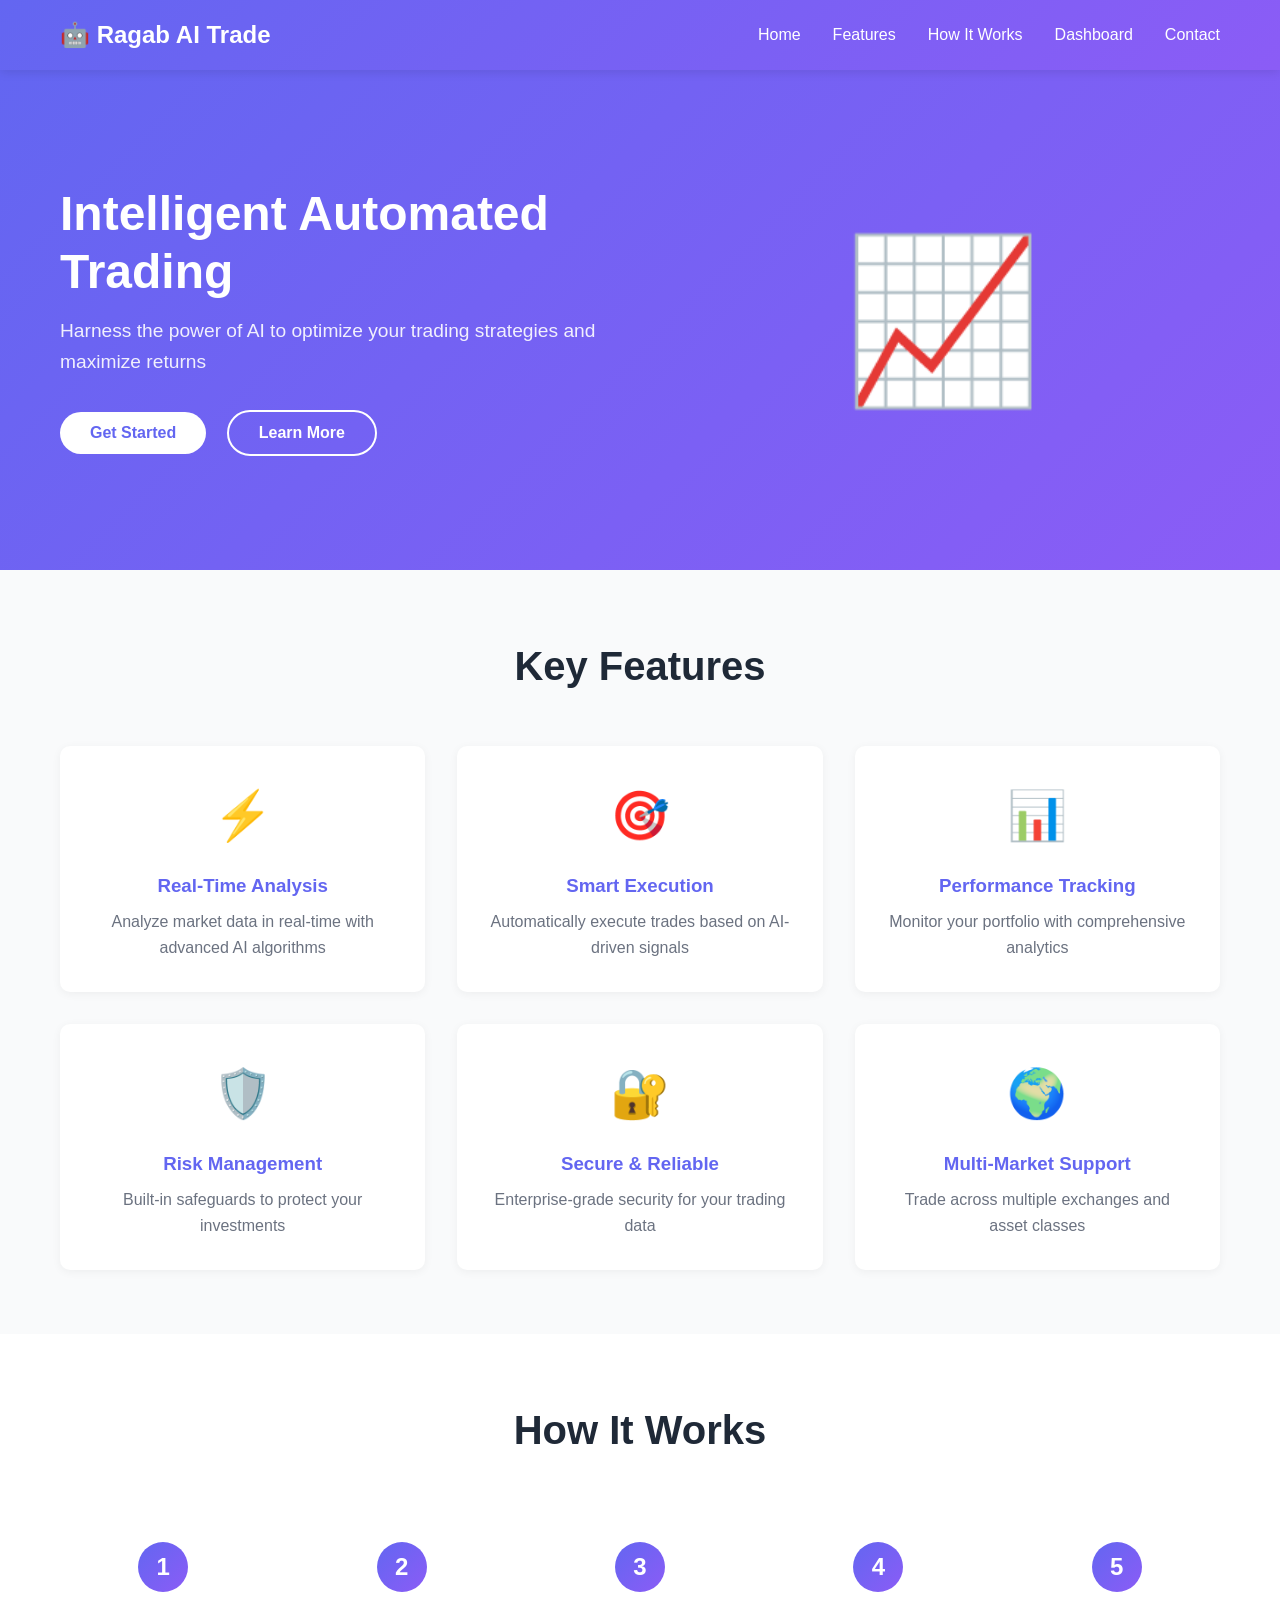
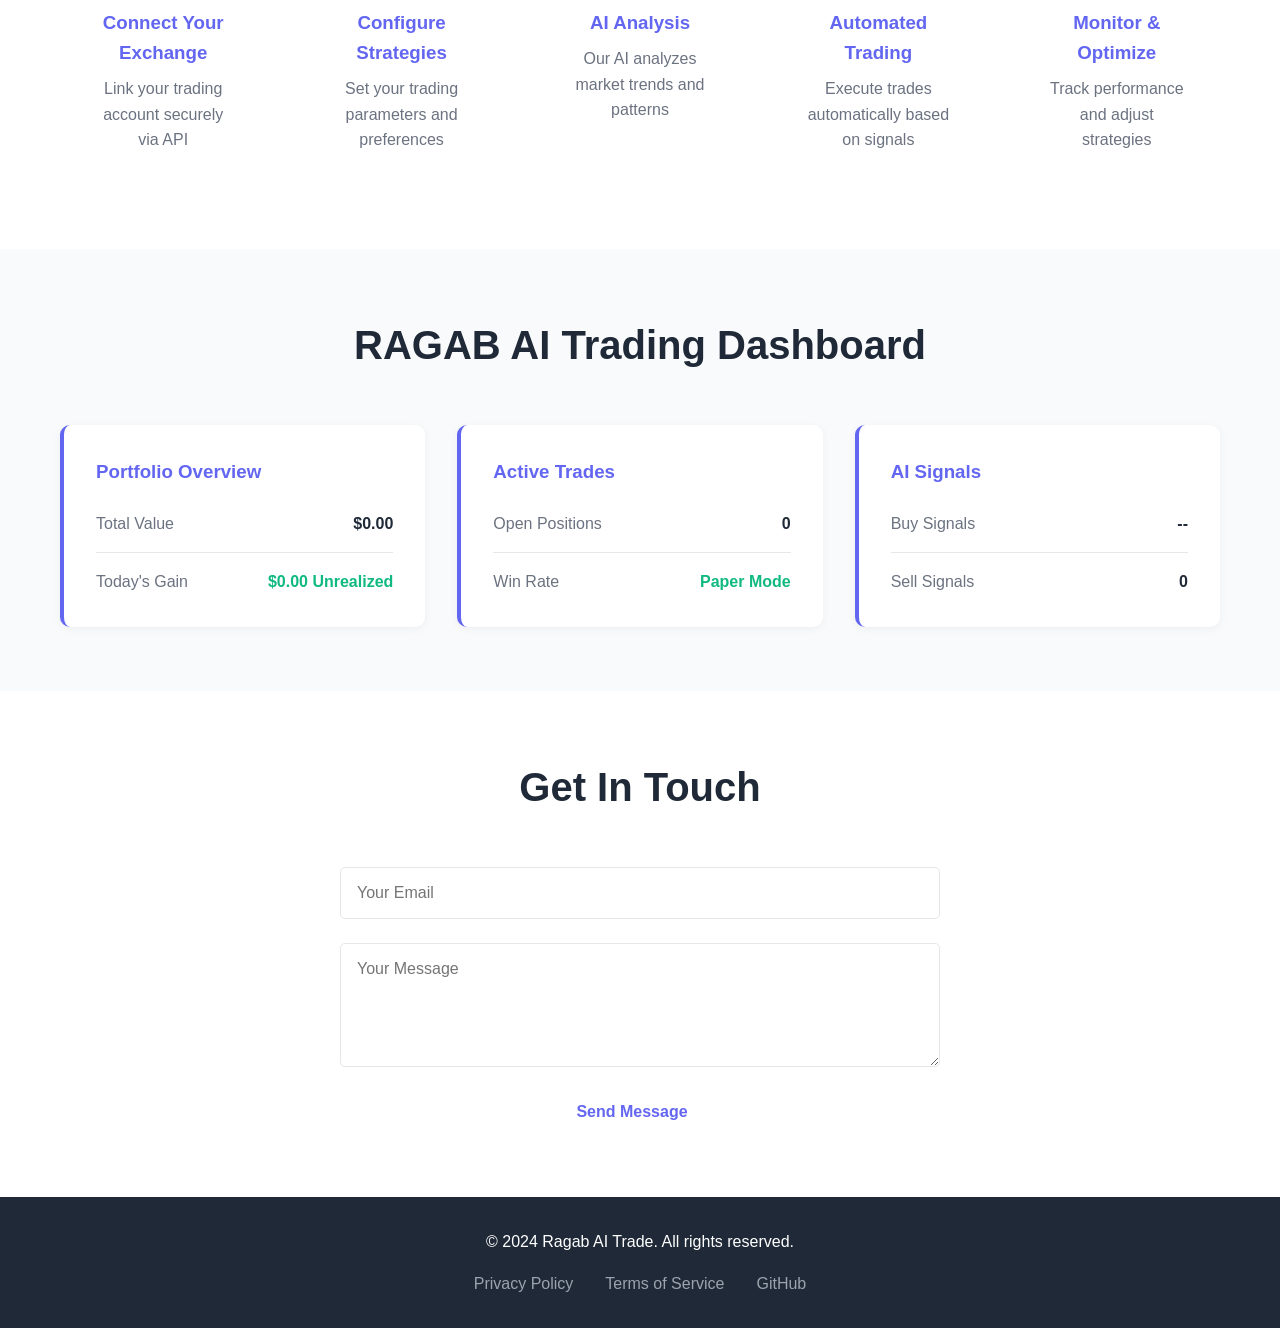
<file: index.html>
<!DOCTYPE html>
<html lang="en">
<head>
    <meta charset="UTF-8">
    <meta name="viewport" content="width=device-width, initial-scale=1.0">
    <title>Ragab AI Trade - Automated Trading Intelligence</title>
    <link rel="stylesheet" href="styles.css">
</head>
<body>
    <!-- Navigation -->
    <nav class="navbar">
        <div class="container">
            <div class="logo">
                <h1>🤖 Ragab AI Trade</h1>
            </div>
            <ul class="nav-links">
                <li><a href="#home">Home</a></li>
                <li><a href="#features">Features</a></li>
                <li><a href="#how-it-works">How It Works</a></li>
                <li><a href="#dashboard">Dashboard</a></li>
                <li><a href="#contact">Contact</a></li>
            </ul>
        </div>
    </nav>

    <!-- Hero Section -->
    <section id="home" class="hero">
        <div class="container">
            <div class="hero-content">
                <h2>Intelligent Automated Trading</h2>
                <p>Harness the power of AI to optimize your trading strategies and maximize returns</p>
                <button class="btn btn-primary">Get Started</button>
                <button class="btn btn-secondary">Learn More</button>
            </div>
            <div class="hero-image">
                <div class="chart-placeholder">📈</div>
            </div>
        </div>
    </section>

    <!-- Features Section -->
    <section id="features" class="features">
        <div class="container">
            <h2>Key Features</h2>
            <div class="features-grid">
                <div class="feature-card">
                    <div class="feature-icon">⚡</div>
                    <h3>Real-Time Analysis</h3>
                    <p>Analyze market data in real-time with advanced AI algorithms</p>
                </div>
                <div class="feature-card">
                    <div class="feature-icon">🎯</div>
                    <h3>Smart Execution</h3>
                    <p>Automatically execute trades based on AI-driven signals</p>
                </div>
                <div class="feature-card">
                    <div class="feature-icon">📊</div>
                    <h3>Performance Tracking</h3>
                    <p>Monitor your portfolio with comprehensive analytics</p>
                </div>
                <div class="feature-card">
                    <div class="feature-icon">🛡️</div>
                    <h3>Risk Management</h3>
                    <p>Built-in safeguards to protect your investments</p>
                </div>
                <div class="feature-card">
                    <div class="feature-icon">🔐</div>
                    <h3>Secure & Reliable</h3>
                    <p>Enterprise-grade security for your trading data</p>
                </div>
                <div class="feature-card">
                    <div class="feature-icon">🌍</div>
                    <h3>Multi-Market Support</h3>
                    <p>Trade across multiple exchanges and asset classes</p>
                </div>
            </div>
        </div>
    </section>

    <!-- How It Works -->
    <section id="how-it-works" class="how-it-works">
        <div class="container">
            <h2>How It Works</h2>
            <div class="steps">
                <div class="step">
                    <div class="step-number">1</div>
                    <h3>Connect Your Exchange</h3>
                    <p>Link your trading account securely via API</p>
                </div>
                <div class="step">
                    <div class="step-number">2</div>
                    <h3>Configure Strategies</h3>
                    <p>Set your trading parameters and preferences</p>
                </div>
                <div class="step">
                    <div class="step-number">3</div>
                    <h3>AI Analysis</h3>
                    <p>Our AI analyzes market trends and patterns</p>
                </div>
                <div class="step">
                    <div class="step-number">4</div>
                    <h3>Automated Trading</h3>
                    <p>Execute trades automatically based on signals</p>
                </div>
                <div class="step">
                    <div class="step-number">5</div>
                    <h3>Monitor & Optimize</h3>
                    <p>Track performance and adjust strategies</p>
                </div>
            </div>
        </div>
    </section>

    <!-- RAGAB AI Trading Dashboard -->
    <section id="dashboard" class="dashboard">
        <div class="container">
            <h2>RAGAB AI Trading Dashboard</h2>
            <div class="dashboard-preview">
                <div class="dashboard-card">
                    <h3>Portfolio Overview</h3>
                    <div class="metric">
                        <span class="label">Total Value</span>
                        <span id="dashboard-equity" class="value">$0.00</span>
                    </div>
                    <div class="metric">
                        <span class="label">Today's Gain</span>
                        <span id="dashboard-pnl" class="value positive">$0.00 Unrealized</span>
                    </div>
                </div>
                <div class="dashboard-card">
                    <h3>Active Trades</h3>
                    <div class="metric">
                        <span class="label">Open Positions</span>
                        <span id="dashboard-open-positions" class="value">0</span>
                    </div>
                    <div class="metric">
                        <span class="label">Win Rate</span>
                        <span class="value positive">Paper Mode</span>
                    </div>
                </div>
                <div class="dashboard-card">
                    <h3>AI Signals</h3>
                    <div class="metric">
                        <span class="label">Buy Signals</span>
                        <span id="dashboard-buy-signal" class="value">--</span>
                    </div>
                    <div class="metric">
                        <span class="label">Sell Signals</span>
                        <span id="dashboard-sell-signals" class="value">0</span>
                    </div>
                </div>
            </div>
        </div>
    </section>

    <!-- Contact Section -->
    <section id="contact" class="contact">
        <div class="container">
            <h2>Get In Touch</h2>
            <form class="contact-form">
                <input type="email" placeholder="Your Email" required>
                <textarea placeholder="Your Message" rows="5" required></textarea>
                <button type="submit" class="btn btn-primary">Send Message</button>
            </form>
        </div>
    </section>

    <!-- Footer -->
    <footer class="footer">
        <div class="container">
            <p>&copy; 2024 Ragab AI Trade. All rights reserved.</p>
            <div class="footer-links">
                <a href="#">Privacy Policy</a>
                <a href="#">Terms of Service</a>
                <a href="#">GitHub</a>
            </div>
        </div>
    </footer>

    <script src="script.js"></script>
</body>
</html>
</file>
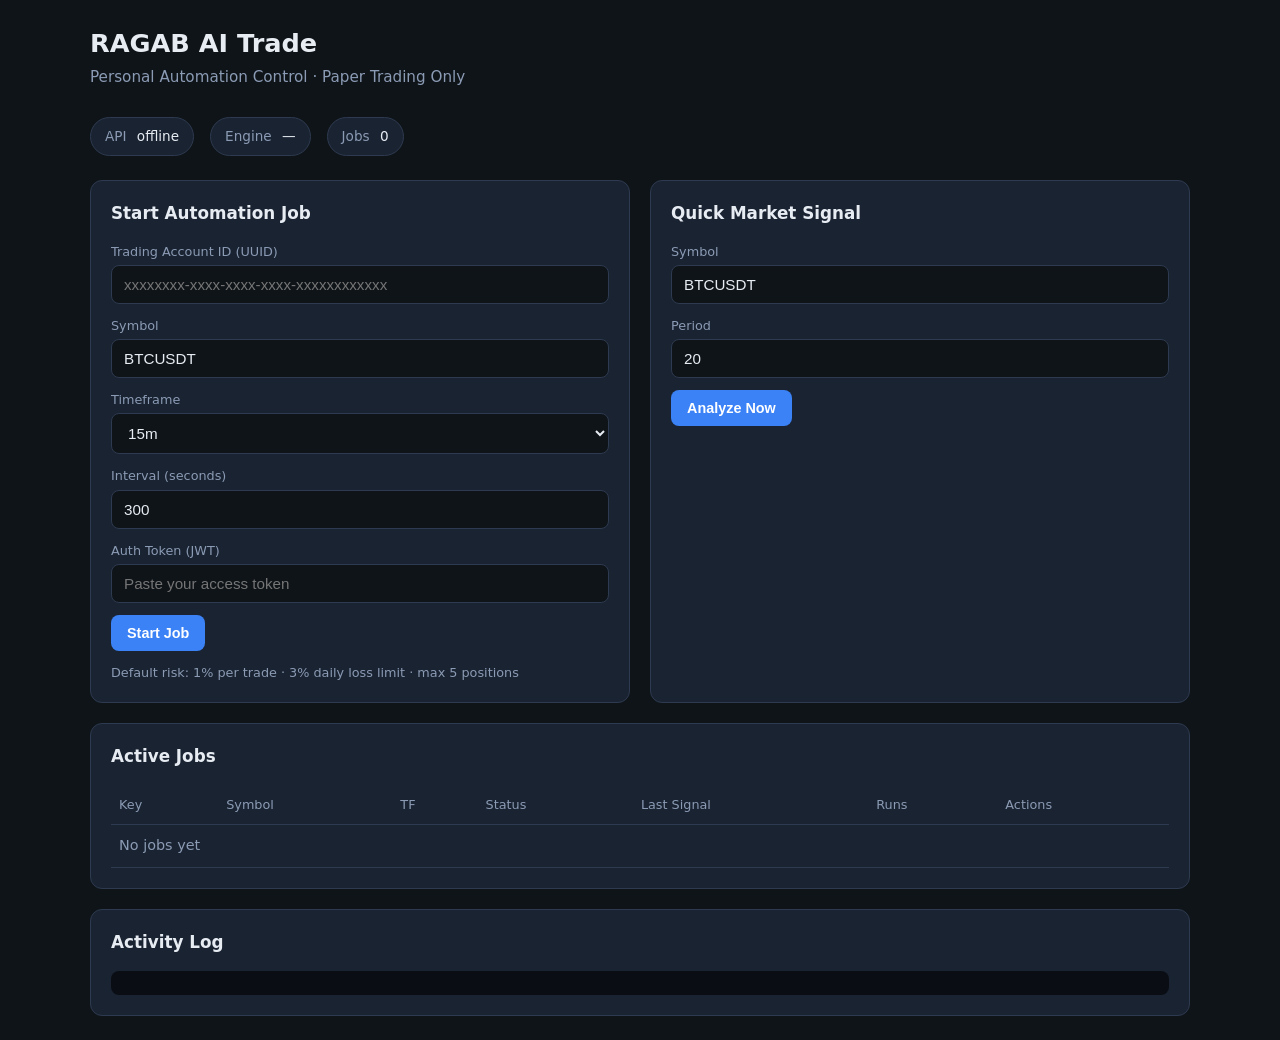
<file: dashboard.html>
<!DOCTYPE html>
<html lang="en">
<head>
  <meta charset="UTF-8" />
  <meta name="viewport" content="width=device-width, initial-scale=1.0" />
  <title>RAGAB AI Trade – Control Dashboard</title>
  <style>
    :root {
      --bg: #0f1419;
      --card: #1a2332;
      --border: #2d3a4f;
      --text: #e7ecf3;
      --muted: #8b9bb4;
      --accent: #3b82f6;
      --green: #22c55e;
      --red: #ef4444;
      --yellow: #eab308;
    }
    * { box-sizing: border-box; margin: 0; padding: 0; }
    body {
      font-family: ui-sans-serif, system-ui, -apple-system, sans-serif;
      background: var(--bg);
      color: var(--text);
      line-height: 1.5;
      min-height: 100vh;
      padding: 24px;
    }
    .container { max-width: 1100px; margin: 0 auto; }
    h1 { font-size: 1.6rem; margin-bottom: 4px; }
    .subtitle { color: var(--muted); margin-bottom: 28px; font-size: 0.95rem; }
    .grid { display: grid; grid-template-columns: 1fr 1fr; gap: 20px; }
    @media (max-width: 800px) { .grid { grid-template-columns: 1fr; } }
    .card {
      background: var(--card);
      border: 1px solid var(--border);
      border-radius: 12px;
      padding: 20px;
    }
    .card h2 { font-size: 1.05rem; margin-bottom: 16px; color: var(--text); }
    label { display: block; font-size: 0.8rem; color: var(--muted); margin-bottom: 4px; }
    input, select {
      width: 100%;
      background: var(--bg);
      border: 1px solid var(--border);
      color: var(--text);
      padding: 10px 12px;
      border-radius: 8px;
      margin-bottom: 12px;
      font-size: 0.95rem;
    }
    button {
      background: var(--accent);
      color: white;
      border: none;
      padding: 10px 16px;
      border-radius: 8px;
      cursor: pointer;
      font-weight: 600;
      font-size: 0.9rem;
    }
    button:hover { opacity: 0.9; }
    button.secondary { background: transparent; border: 1px solid var(--border); }
    button.danger { background: var(--red); }
    .status-bar {
      display: flex; gap: 16px; flex-wrap: wrap;
      margin-bottom: 24px;
    }
    .pill {
      background: var(--card);
      border: 1px solid var(--border);
      padding: 8px 14px;
      border-radius: 999px;
      font-size: 0.85rem;
    }
    .pill span { color: var(--muted); margin-right: 6px; }
    .pill.ok { border-color: var(--green); }
    .pill.warn { border-color: var(--yellow); }
    table { width: 100%; border-collapse: collapse; font-size: 0.9rem; }
    th, td { text-align: left; padding: 10px 8px; border-bottom: 1px solid var(--border); }
    th { color: var(--muted); font-weight: 500; font-size: 0.8rem; }
    .badge {
      display: inline-block;
      padding: 2px 8px;
      border-radius: 999px;
      font-size: 0.75rem;
      font-weight: 600;
    }
    .badge.buy { background: rgba(34,197,94,0.15); color: var(--green); }
    .badge.sell { background: rgba(239,68,68,0.15); color: var(--red); }
    .badge.hold { background: rgba(234,179,8,0.15); color: var(--yellow); }
    .actions { display: flex; gap: 8px; }
    .full { grid-column: 1 / -1; }
    .note { font-size: 0.8rem; color: var(--muted); margin-top: 12px; }
    #log {
      background: #0a0e14;
      border-radius: 8px;
      padding: 12px;
      font-family: ui-monospace, monospace;
      font-size: 0.8rem;
      max-height: 220px;
      overflow-y: auto;
      color: #a5b4c8;
    }
  </style>
</head>
<body>
  <div class="container">
    <h1>RAGAB AI Trade</h1>
    <p class="subtitle">Personal Automation Control · Paper Trading Only</p>

    <div class="status-bar" id="statusBar">
      <div class="pill" id="healthPill"><span>API</span> checking…</div>
      <div class="pill" id="enginePill"><span>Engine</span> —</div>
      <div class="pill" id="jobsPill"><span>Jobs</span> 0</div>
    </div>

    <div class="grid">
      <!-- Start Job -->
      <div class="card">
        <h2>Start Automation Job</h2>
        <label>Trading Account ID (UUID)</label>
        <input id="accountId" placeholder="xxxxxxxx-xxxx-xxxx-xxxx-xxxxxxxxxxxx" />

        <label>Symbol</label>
        <input id="symbol" value="BTCUSDT" />

        <label>Timeframe</label>
        <select id="timeframe">
          <option value="5m">5m</option>
          <option value="15m" selected>15m</option>
          <option value="1h">1h</option>
          <option value="4h">4h</option>
        </select>

        <label>Interval (seconds)</label>
        <input id="interval" type="number" value="300" min="60" max="3600" />

        <label>Auth Token (JWT)</label>
        <input id="token" type="password" placeholder="Paste your access token" />

        <button onclick="startJob()">Start Job</button>
        <p class="note">Default risk: 1% per trade · 3% daily loss limit · max 5 positions</p>
      </div>

      <!-- Quick Signal -->
      <div class="card">
        <h2>Quick Market Signal</h2>
        <label>Symbol</label>
        <input id="signalSymbol" value="BTCUSDT" />
        <label>Period</label>
        <input id="signalPeriod" type="number" value="20" />
        <button onclick="getSignal()">Analyze Now</button>
        <div id="signalResult" style="margin-top:16px;font-size:0.9rem;"></div>
      </div>

      <!-- Active Jobs -->
      <div class="card full">
        <h2>Active Jobs</h2>
        <table>
          <thead>
            <tr>
              <th>Key</th>
              <th>Symbol</th>
              <th>TF</th>
              <th>Status</th>
              <th>Last Signal</th>
              <th>Runs</th>
              <th>Actions</th>
            </tr>
          </thead>
          <tbody id="jobsBody">
            <tr><td colspan="7" style="color:var(--muted)">No jobs yet</td></tr>
          </tbody>
        </table>
      </div>

      <!-- Log -->
      <div class="card full">
        <h2>Activity Log</h2>
        <div id="log"></div>
      </div>
    </div>
  </div>

  <script>
    const API = "http://localhost:8000/api/v1";

    function log(msg) {
      const el = document.getElementById("log");
      const time = new Date().toLocaleTimeString();
      el.innerHTML = `[${time}] ${msg}<br>` + el.innerHTML;
    }

    function token() {
      return document.getElementById("token").value.trim();
    }

    function headers() {
      const h = { "Content-Type": "application/json" };
      const t = token();
      if (t) h["Authorization"] = `Bearer ${t}`;
      return h;
    }

    async function refreshHealth() {
      try {
        const res = await fetch("http://localhost:8000/health");
        const data = await res.json();
        const health = document.getElementById("healthPill");
        const engine = document.getElementById("enginePill");
        const jobs = document.getElementById("jobsPill");

        health.innerHTML = `<span>API</span> ${data.status}`;
        health.className = "pill ok";

        engine.innerHTML = `<span>Engine</span> ${data.automation_running ? "Running" : "Stopped"}`;
        engine.className = data.automation_running ? "pill ok" : "pill warn";

        jobs.innerHTML = `<span>Jobs</span> ${data.active_jobs}`;
      } catch (e) {
        document.getElementById("healthPill").innerHTML = `<span>API</span> offline`;
        document.getElementById("healthPill").className = "pill";
      }
    }

    async function refreshJobs() {
      try {
        const res = await fetch(`${API}/automation/jobs`, { headers: headers() });
        if (!res.ok) throw new Error(await res.text());
        const data = await res.json();
        const tbody = document.getElementById("jobsBody");

        if (!data.jobs || data.jobs.length === 0) {
          tbody.innerHTML = `<tr><td colspan="7" style="color:var(--muted)">No jobs yet</td></tr>`;
          return;
        }

        tbody.innerHTML = data.jobs.map(j => {
          const sig = j.last_result?.signal || "—";
          const badgeClass = sig === "BUY" ? "buy" : sig === "SELL" ? "sell" : "hold";
          return `
            <tr>
              <td style="font-size:0.75rem;max-width:180px;overflow:hidden;text-overflow:ellipsis">${j.key}</td>
              <td>${j.symbol}</td>
              <td>${j.timeframe}</td>
              <td>${j.enabled ? "🟢 On" : "⏸ Off"}</td>
              <td><span class="badge ${badgeClass}">${sig}</span></td>
              <td>${j.run_count}</td>
              <td class="actions">
                <button class="secondary" onclick="toggleJob('${j.key}', ${j.enabled})">${j.enabled ? "Stop" : "Enable"}</button>
                <button class="danger" onclick="deleteJob('${j.key}')">Delete</button>
              </td>
            </tr>`;
        }).join("");
      } catch (e) {
        log("Failed to load jobs: " + e.message);
      }
    }

    async function startJob() {
      const body = {
        trading_account_id: document.getElementById("accountId").value.trim(),
        symbol: document.getElementById("symbol").value.trim(),
        timeframe: document.getElementById("timeframe").value,
        interval_seconds: parseInt(document.getElementById("interval").value, 10),
        period: 20
      };

      try {
        const res = await fetch(`${API}/automation/jobs/start`, {
          method: "POST",
          headers: headers(),
          body: JSON.stringify(body)
        });
        const data = await res.json();
        if (!res.ok) throw new Error(data.detail || JSON.stringify(data));
        log(`Job started: ${data.job_key}`);
        refreshJobs();
        refreshHealth();
      } catch (e) {
        log("Start failed: " + e.message);
        alert(e.message);
      }
    }

    async function toggleJob(key, currentlyEnabled) {
      const endpoint = currentlyEnabled ? "stop" : "enable";
      try {
        const res = await fetch(`${API}/automation/jobs/${encodeURIComponent(key)}/${endpoint}`, {
          method: "POST",
          headers: headers()
        });
        if (!res.ok) throw new Error(await res.text());
        log(`Job ${endpoint}: ${key}`);
        refreshJobs();
      } catch (e) {
        log(e.message);
      }
    }

    async function deleteJob(key) {
      if (!confirm("Delete this job?")) return;
      try {
        const res = await fetch(`${API}/automation/jobs/${encodeURIComponent(key)}`, {
          method: "DELETE",
          headers: headers()
        });
        if (!res.ok) throw new Error(await res.text());
        log(`Deleted: ${key}`);
        refreshJobs();
        refreshHealth();
      } catch (e) {
        log(e.message);
      }
    }

    async function getSignal() {
      const body = {
        trading_account_id: document.getElementById("accountId").value.trim() || "00000000-0000-0000-0000-000000000000",
        symbol: document.getElementById("signalSymbol").value.trim(),
        timeframe: "15m",
        period: parseInt(document.getElementById("signalPeriod").value, 10)
      };

      try {
        const res = await fetch(`${API}/automation/market-signal`, {
          method: "POST",
          headers: headers(),
          body: JSON.stringify(body)
        });
        const data = await res.json();
        if (!res.ok) throw new Error(data.detail || JSON.stringify(data));

        document.getElementById("signalResult").innerHTML = `
          <div><strong>Signal:</strong> <span class="badge ${data.signal.toLowerCase()}">${data.signal}</span></div>
          <div><strong>Confidence:</strong> ${(data.confidence * 100).toFixed(1)}%</div>
          <div><strong>RSI:</strong> ${data.rsi?.toFixed(1) ?? "—"}</div>
          <div><strong>Trend:</strong> ${data.trend ?? "—"}</div>
          <div style="margin-top:8px;color:var(--muted);font-size:0.8rem">${data.reason}</div>
        `;
        log(`Signal ${data.signal} @ ${(data.confidence*100).toFixed(0)}% for ${body.symbol}`);
      } catch (e) {
        log("Signal error: " + e.message);
        document.getElementById("signalResult").innerHTML = `<span style="color:var(--red)">${e.message}</span>`;
      }
    }

    // Auto refresh
    refreshHealth();
    setInterval(refreshHealth, 10000);
    setInterval(refreshJobs, 15000);
  </script>
</body>
</html>
</file>
<file: styles.css>
* {
    margin: 0;
    padding: 0;
    box-sizing: border-box;
}

:root {
    --primary-color: #6366f1;
    --secondary-color: #8b5cf6;
    --accent-color: #ec4899;
    --text-dark: #1f2937;
    --text-light: #6b7280;
    --bg-light: #f9fafb;
    --bg-white: #ffffff;
    --border-color: #e5e7eb;
    --success-color: #10b981;
}

body {
    font-family: 'Segoe UI', Tahoma, Geneva, Verdana, sans-serif;
    line-height: 1.6;
    color: var(--text-dark);
    background-color: var(--bg-white);
}

.container {
    max-width: 1200px;
    margin: 0 auto;
    padding: 0 20px;
}

/* Navigation */
.navbar {
    background: linear-gradient(135deg, var(--primary-color) 0%, var(--secondary-color) 100%);
    color: white;
    padding: 1rem 0;
    position: sticky;
    top: 0;
    z-index: 100;
    box-shadow: 0 2px 10px rgba(0, 0, 0, 0.1);
}

.navbar .container {
    display: flex;
    justify-content: space-between;
    align-items: center;
}

.navbar .logo h1 {
    font-size: 1.5rem;
}

.nav-links {
    display: flex;
    list-style: none;
    gap: 2rem;
}

.nav-links a {
    color: white;
    text-decoration: none;
    transition: opacity 0.3s;
}

.nav-links a:hover {
    opacity: 0.8;
}

/* Hero Section */
.hero {
    background: linear-gradient(135deg, var(--primary-color) 0%, var(--secondary-color) 100%);
    color: white;
    padding: 4rem 0;
    min-height: 500px;
    display: flex;
    align-items: center;
}

.hero .container {
    display: grid;
    grid-template-columns: 1fr 1fr;
    gap: 3rem;
    align-items: center;
}

.hero-content h2 {
    font-size: 3rem;
    margin-bottom: 1rem;
    line-height: 1.2;
}

.hero-content p {
    font-size: 1.2rem;
    margin-bottom: 2rem;
    opacity: 0.9;
}

.chart-placeholder {
    font-size: 10rem;
    text-align: center;
    animation: float 3s ease-in-out infinite;
}

@keyframes float {
    0%, 100% { transform: translateY(0px); }
    50% { transform: translateY(-20px); }
}

/* Buttons */
.btn {
    padding: 12px 30px;
    border: none;
    border-radius: 50px;
    font-size: 1rem;
    cursor: pointer;
    transition: all 0.3s;
    margin-right: 1rem;
    font-weight: 600;
}

.btn-primary {
    background-color: white;
    color: var(--primary-color);
}

.btn-primary:hover {
    transform: translateY(-2px);
    box-shadow: 0 10px 20px rgba(0, 0, 0, 0.2);
}

.btn-secondary {
    background-color: transparent;
    color: white;
    border: 2px solid white;
}

.btn-secondary:hover {
    background-color: rgba(255, 255, 255, 0.1);
}

/* Features Section */
.features {
    padding: 4rem 0;
    background-color: var(--bg-light);
}

.features h2,
.how-it-works h2,
.dashboard h2,
.contact h2 {
    font-size: 2.5rem;
    margin-bottom: 3rem;
    text-align: center;
}

.features-grid {
    display: grid;
    grid-template-columns: repeat(auto-fit, minmax(300px, 1fr));
    gap: 2rem;
}

.feature-card {
    background: white;
    padding: 2rem;
    border-radius: 10px;
    text-align: center;
    transition: all 0.3s;
    box-shadow: 0 2px 10px rgba(0, 0, 0, 0.05);
}

.feature-card:hover {
    transform: translateY(-5px);
    box-shadow: 0 10px 30px rgba(0, 0, 0, 0.1);
}

.feature-icon {
    font-size: 3rem;
    margin-bottom: 1rem;
}

.feature-card h3 {
    margin-bottom: 0.5rem;
    color: var(--primary-color);
}

.feature-card p {
    color: var(--text-light);
}

/* How It Works */
.how-it-works {
    padding: 4rem 0;
}

.steps {
    display: grid;
    grid-template-columns: repeat(auto-fit, minmax(200px, 1fr));
    gap: 2rem;
}

.step {
    text-align: center;
    padding: 2rem;
}

.step-number {
    display: inline-block;
    width: 50px;
    height: 50px;
    background: linear-gradient(135deg, var(--primary-color), var(--secondary-color));
    color: white;
    border-radius: 50%;
    line-height: 50px;
    font-size: 1.5rem;
    font-weight: bold;
    margin-bottom: 1rem;
}

.step h3 {
    margin-bottom: 0.5rem;
    color: var(--primary-color);
}

.step p {
    color: var(--text-light);
}

/* Dashboard Section */
.dashboard {
    padding: 4rem 0;
    background-color: var(--bg-light);
}

.dashboard-preview {
    display: grid;
    grid-template-columns: repeat(auto-fit, minmax(280px, 1fr));
    gap: 2rem;
}

.dashboard-card {
    background: white;
    padding: 2rem;
    border-radius: 10px;
    box-shadow: 0 2px 10px rgba(0, 0, 0, 0.05);
    border-left: 4px solid var(--primary-color);
}

.dashboard-card h3 {
    margin-bottom: 1.5rem;
    color: var(--primary-color);
}

.metric {
    display: flex;
    justify-content: space-between;
    margin-bottom: 1rem;
    padding-bottom: 1rem;
    border-bottom: 1px solid var(--border-color);
}

.metric:last-child {
    border-bottom: none;
    margin-bottom: 0;
    padding-bottom: 0;
}

.metric .label {
    color: var(--text-light);
}

.metric .value {
    font-weight: bold;
    color: var(--text-dark);
}

.metric .value.positive {
    color: var(--success-color);
}

/* Contact Section */
.contact {
    padding: 4rem 0;
}

.contact-form {
    max-width: 600px;
    margin: 0 auto;
    display: grid;
    gap: 1.5rem;
}

.contact-form input,
.contact-form textarea {
    padding: 1rem;
    border: 1px solid var(--border-color);
    border-radius: 5px;
    font-family: inherit;
    font-size: 1rem;
}

.contact-form input:focus,
.contact-form textarea:focus {
    outline: none;
    border-color: var(--primary-color);
    box-shadow: 0 0 0 3px rgba(99, 102, 241, 0.1);
}

.contact-form button {
    justify-self: center;
}

/* Footer */
.footer {
    background: var(--text-dark);
    color: white;
    padding: 2rem 0;
    text-align: center;
}

.footer-links {
    margin-top: 1rem;
    display: flex;
    justify-content: center;
    gap: 2rem;
}

.footer-links a {
    color: #9ca3af;
    text-decoration: none;
    transition: color 0.3s;
}

.footer-links a:hover {
    color: white;
}

/* Responsive Design */
@media (max-width: 768px) {
    .nav-links {
        gap: 1rem;
    }

    .hero .container {
        grid-template-columns: 1fr;
    }

    .hero-content h2 {
        font-size: 2rem;
    }

    .chart-placeholder {
        font-size: 5rem;
    }

    .features h2,
    .how-it-works h2,
    .dashboard h2,
    .contact h2 {
        font-size: 2rem;
    }

    .btn {
        display: block;
        margin: 0.5rem 0;
    }

    .footer-links {
        flex-direction: column;
        gap: 0.5rem;
    }
}
</file>
